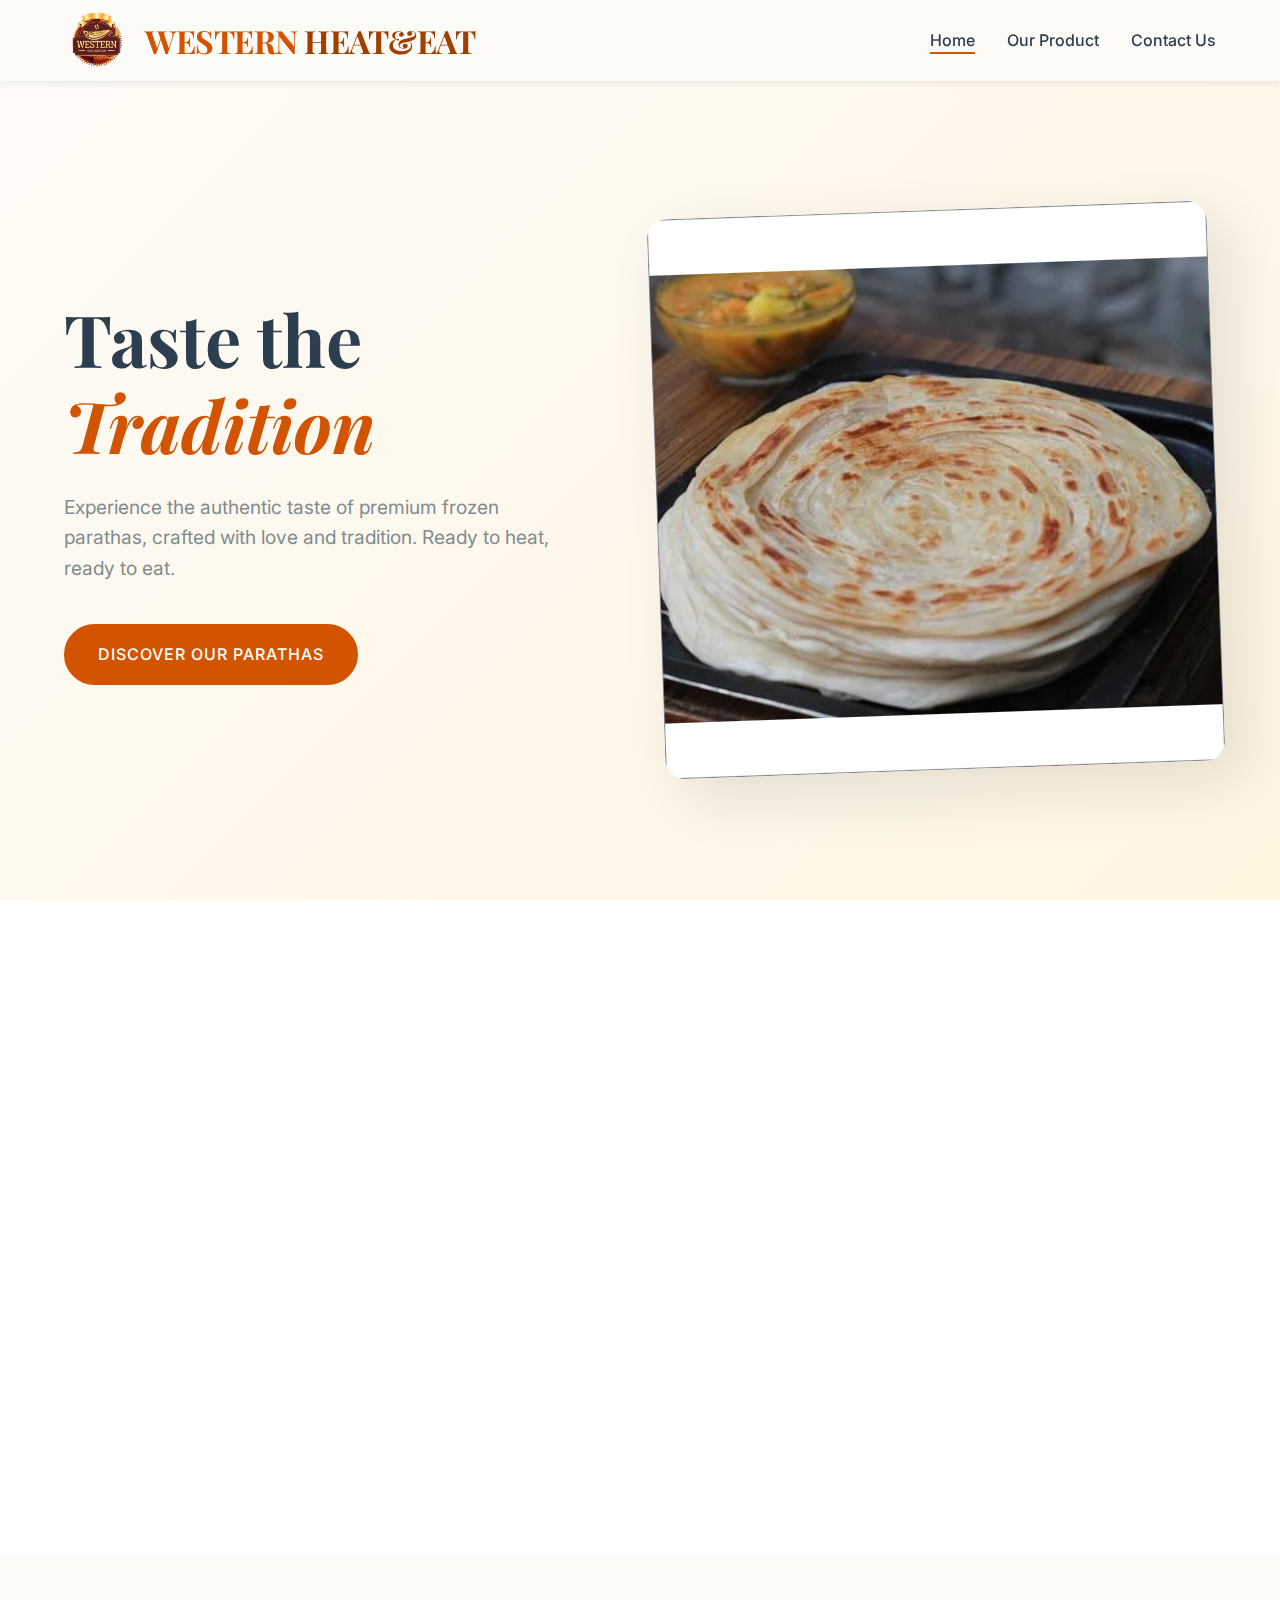
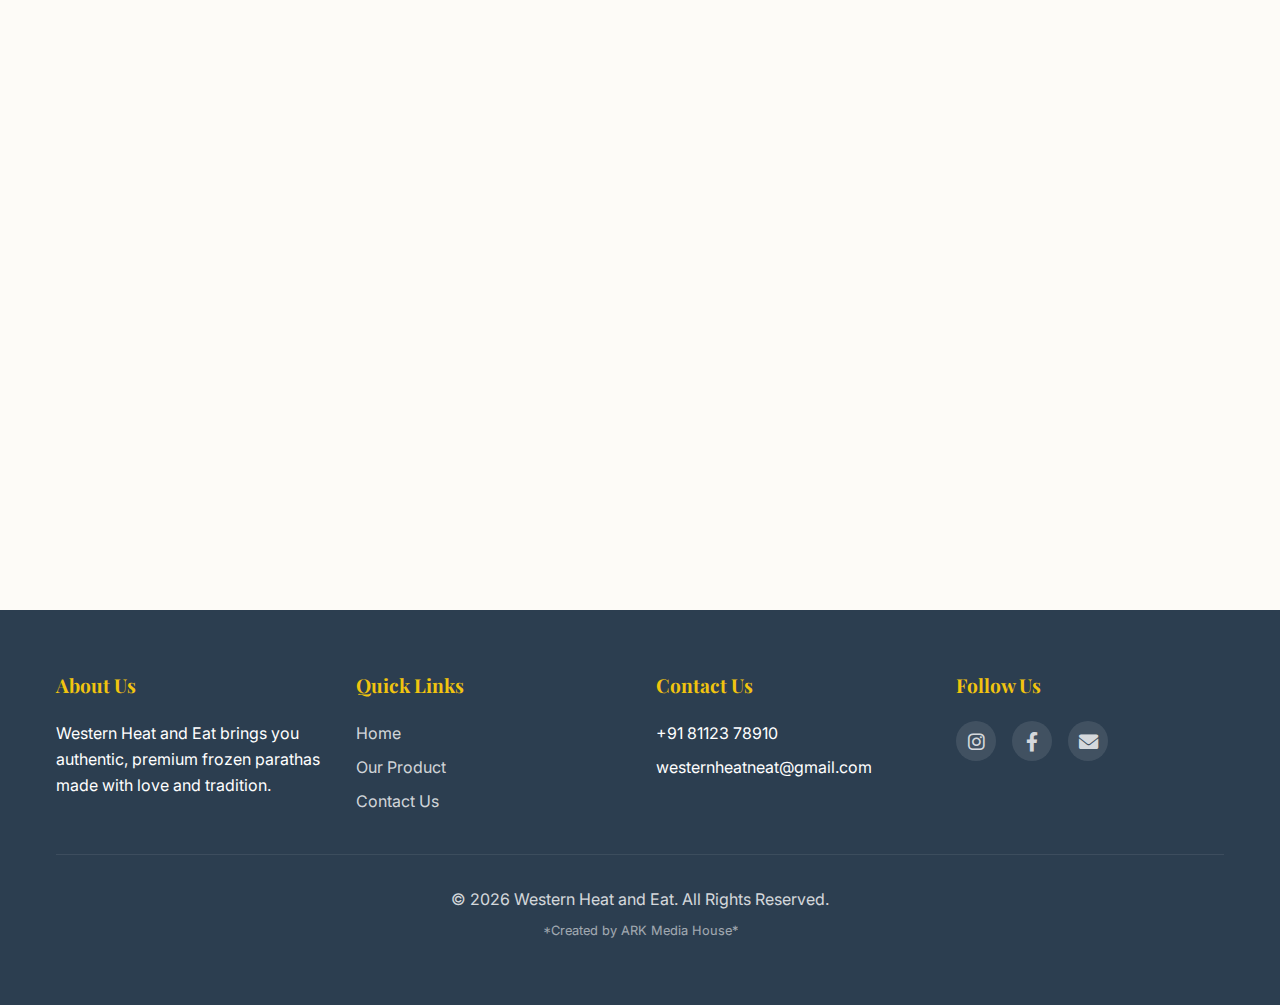
<file: index.html>
<!DOCTYPE html>
<html lang="en">

<head>
    <meta charset="UTF-8">
    <meta name="viewport" content="width=device-width, initial-scale=1.0">
    <meta name="description"
        content="Western Heat and Eat - Premium Frozen Parathas. Taste the tradition, feel the warmth.">
    <title>Western Heat and Eat | Home</title>
    <link rel="stylesheet" href="css/styles.css">
    <link rel="icon" type="image/png" href="assets/images/western_logo.png"> <!-- Provisional favicon -->
    <link rel="stylesheet" href="https://cdnjs.cloudflare.com/ajax/libs/font-awesome/6.0.0/css/all.min.css">
</head>

<body>

    <!-- Navigation -->
    <nav class="navbar">
        <a href="index.html" class="logo">
            <img src="assets/images/western_logo.png" alt="Western Heat and Eat Logo">
            <span>WESTERN <span style="color:var(--color-primary-dark)">HEAT&EAT</span></span>
        </a>

        <ul class="nav-links">
            <li><a href="index.html" class="active">Home</a></li>
            <li><a href="product.html">Our Product</a></li>
            <li><a href="contact.html">Contact Us</a></li>
        </ul>

        <div class="hamburger">
            <span class="bar"></span>
            <span class="bar"></span>
            <span class="bar"></span>
        </div>
    </nav>

    <!-- Hero Section -->
    <header class="hero-section" id="home">
        <div class="hero-content fade-in">
            <h1>Taste the <br><span>Tradition</span></h1>
            <p>Experience the authentic taste of premium frozen parathas, crafted with love and tradition. Ready to
                heat, ready to eat.</p>
            <a href="product.html" class="btn">Discover Our Parathas</a>
        </div>
        <div class="hero-image fade-in">
            <!-- Image path will be updated after moving generated assets -->
            <img src="Paratha.jpg" alt="Delicious Frozen Paratha">
        </div>
    </header>

    <!-- Story Section -->
    <section class="section story-section">
        <div class="container">
            <div class="story-grid">
                <div class="story-text fade-in">
                    <h2>Our Story</h2>
                    <p>At Western Heat and Eat, our journey began with a simple passion: to bring the authentic,
                        home-cooked taste of traditional parathas to the modern world without compromising on quality or
                        flavor.</p>
                    <p>Born from generations of family recipes, we realized that fast-paced lifestyles often meant
                        sacrificing good food. We set out to change that. Our frozen parathas are not just food; they
                        are a bridge between tradition and convenience.</p>
                </div>
                <div class="story-visual fade-in">
                    <div class="visual-box">
                        <img src="rest.png">
                    </div>
                </div>
            </div>
        </div>
    </section>

    <!-- Mission Section -->
    <section class="section mission-section">
        <div class="container text-center">
            <h2 class="fade-in">Our Mission</h2>
            <div class="mission-cards">
                <div class="card fade-in">
                    <div class="icon">🌾</div>
                    <h3>Quality Ingredients</h3>
                    <p>We use only the finest wheat, pure ghee, and fresh locally sourced ingredients.</p>
                </div>
                <div class="card fade-in">
                    <div class="icon">❤️</div>
                    <h3>Authentic Taste</h3>
                    <p>Preserving the traditional flaky texture and rich aroma in every bite.</p>
                </div>
                <div class="card fade-in">
                    <div class="icon">🌍</div>
                    <h3>Global Reach</h3>
                    <p>Serving our warmth and deliciousness to customers across continents.</p>
                </div>
            </div>
        </div>
    </section>

    <footer>
        <div class="container">
            <div class="footer-content">
                <div class="footer-section">
                    <h4>About Us</h4>
                    <p>Western Heat and Eat brings you authentic, premium frozen parathas made with love and tradition.
                    </p>
                </div>
                <div class="footer-section">
                    <h4>Quick Links</h4>
                    <ul>
                        <li><a href="index.html">Home</a></li>
                        <li><a href="product.html">Our Product</a></li>
                        <li><a href="contact.html">Contact Us</a></li>
                    </ul>
                </div>
                <div class="footer-section">
                    <h4>Contact Us</h4>
                    <p style="margin-bottom: 0.5rem;">+91 81123 78910</p>
                    <p>westernheatneat@gmail.com</p>
                </div>
                <div class="footer-section">
                    <h4>Follow Us</h4>
                    <div class="social-links">
                        <a href="https://www.instagram.com/western_seekh_paratha/" target="_blank"><i
                                class="fab fa-instagram"></i></a>
                        <a href="https://www.facebook.com/profile.php?id=100058535401259" target="_blank"><i
                                class="fab fa-facebook-f"></i></a>
                        <a href="mailto:westernheatneat@gmail.com"><i class="fas fa-envelope"></i></a>
                    </div>
                </div>
            </div>
            <div class="footer-bottom">
                <p>&copy; 2026 Western Heat and Eat. All Rights Reserved.</p>
                <p style="font-size: 0.8rem; margin-top: 0.5rem; opacity: 0.7;">*Created by ARK Media House*</p>
            </div>
        </div>
    </footer>

    <script src="js/script.js"></script>

    <!-- Inline Styles for specific page layouts if needed, kept minimal as main styles are in css file -->
    <style>
        .hero-section {
            display: flex;
            align-items: center;
            justify-content: space-between;
            min-height: 100vh;
            padding: 80px 5% 0;
            background: linear-gradient(135deg, #FDFBF7 0%, #FFF5E1 100%);
            overflow: hidden;
        }

        .hero-content {
            flex: 1;
            padding-right: 2rem;
            z-index: 2;
        }

        .hero-content h1 {
            font-size: 4.5rem;
            margin-bottom: 1.5rem;
            color: var(--color-secondary);
        }

        .hero-content h1 span {
            color: var(--color-primary);
            font-style: italic;
            /* Playful touch */
        }

        .hero-content p {
            font-size: 1.2rem;
            color: var(--color-text-light);
            margin-bottom: 2.5rem;
            max-width: 500px;
        }

        .hero-image {
            flex: 1;
            position: relative;
        }

        .hero-image img {
            width: 100%;
            height: auto;
            border-radius: 20px;
            /* Soft edges */
            box-shadow: 20px 20px 60px rgba(0, 0, 0, 0.1);
            transform: rotate(-2deg);
            /* Dynamic angle */
            transition: transform 0.5s ease;
        }

        .hero-image:hover img {
            transform: rotate(0deg) scale(1.02);
        }

        .story-section {
            background-color: #fff;
        }

        .story-grid {
            display: grid;
            grid-template-columns: 1fr 1fr;
            gap: 4rem;
            align-items: center;
        }

        .story-text h2 {
            margin-bottom: 1.5rem;
            font-size: 2.5rem;
        }

        .story-text p {
            margin-bottom: 1rem;
            font-size: 1.1rem;
            color: #555;
        }

        .story-visual {
            background-color: var(--color-secondary);
            height: 400px;
            border-radius: 10px;
            display: flex;
            justify-content: center;
            align-items: center;
            color: white;
            position: relative;
        }

        .story-visual:before {
            content: '';
            position: absolute;
            top: -20px;
            right: -20px;
            border: 5px solid var(--color-primary);
            width: 100%;
            height: 100%;
            border-radius: 10px;
            z-index: 0;
        }

        .visual-box {
            z-index: 1;
            text-align: center;
        }

        .visual-box h3 {
            color: var(--color-accent);
            font-size: 2.5rem;
        }

        .mission-section {
            background-color: var(--color-background);
        }

        .mission-section h2 {
            margin-bottom: 3rem;
            font-size: 2.5rem;
        }

        .mission-cards {
            display: grid;
            grid-template-columns: repeat(auto-fit, minmax(250px, 1fr));
            gap: 2rem;
        }

        .card {
            background: white;
            padding: 2.5rem;
            border-radius: 15px;
            box-shadow: var(--shadow-sm);
            transition: var(--transition);
        }

        .card:hover {
            transform: translateY(-10px);
            box-shadow: var(--shadow-md);
        }

        .card .icon {
            font-size: 3rem;
            margin-bottom: 1.5rem;
        }

        .card h3 {
            margin-bottom: 1rem;
            font-size: 1.5rem;
        }

        @media (max-width: 768px) {
            .hero-section {
                flex-direction: column;
                text-align: center;
                padding-top: 120px;
                /* Space for fixed nav */
            }

            .hero-content {
                padding-right: 0;
                margin-bottom: 3rem;
            }

            .hero-content h1 {
                font-size: 3rem;
            }

            .hero-content p {
                margin: 0 auto 2rem;
            }

            .story-grid {
                grid-template-columns: 1fr;
            }
        }
    </style>
</body>

</html>
</file>
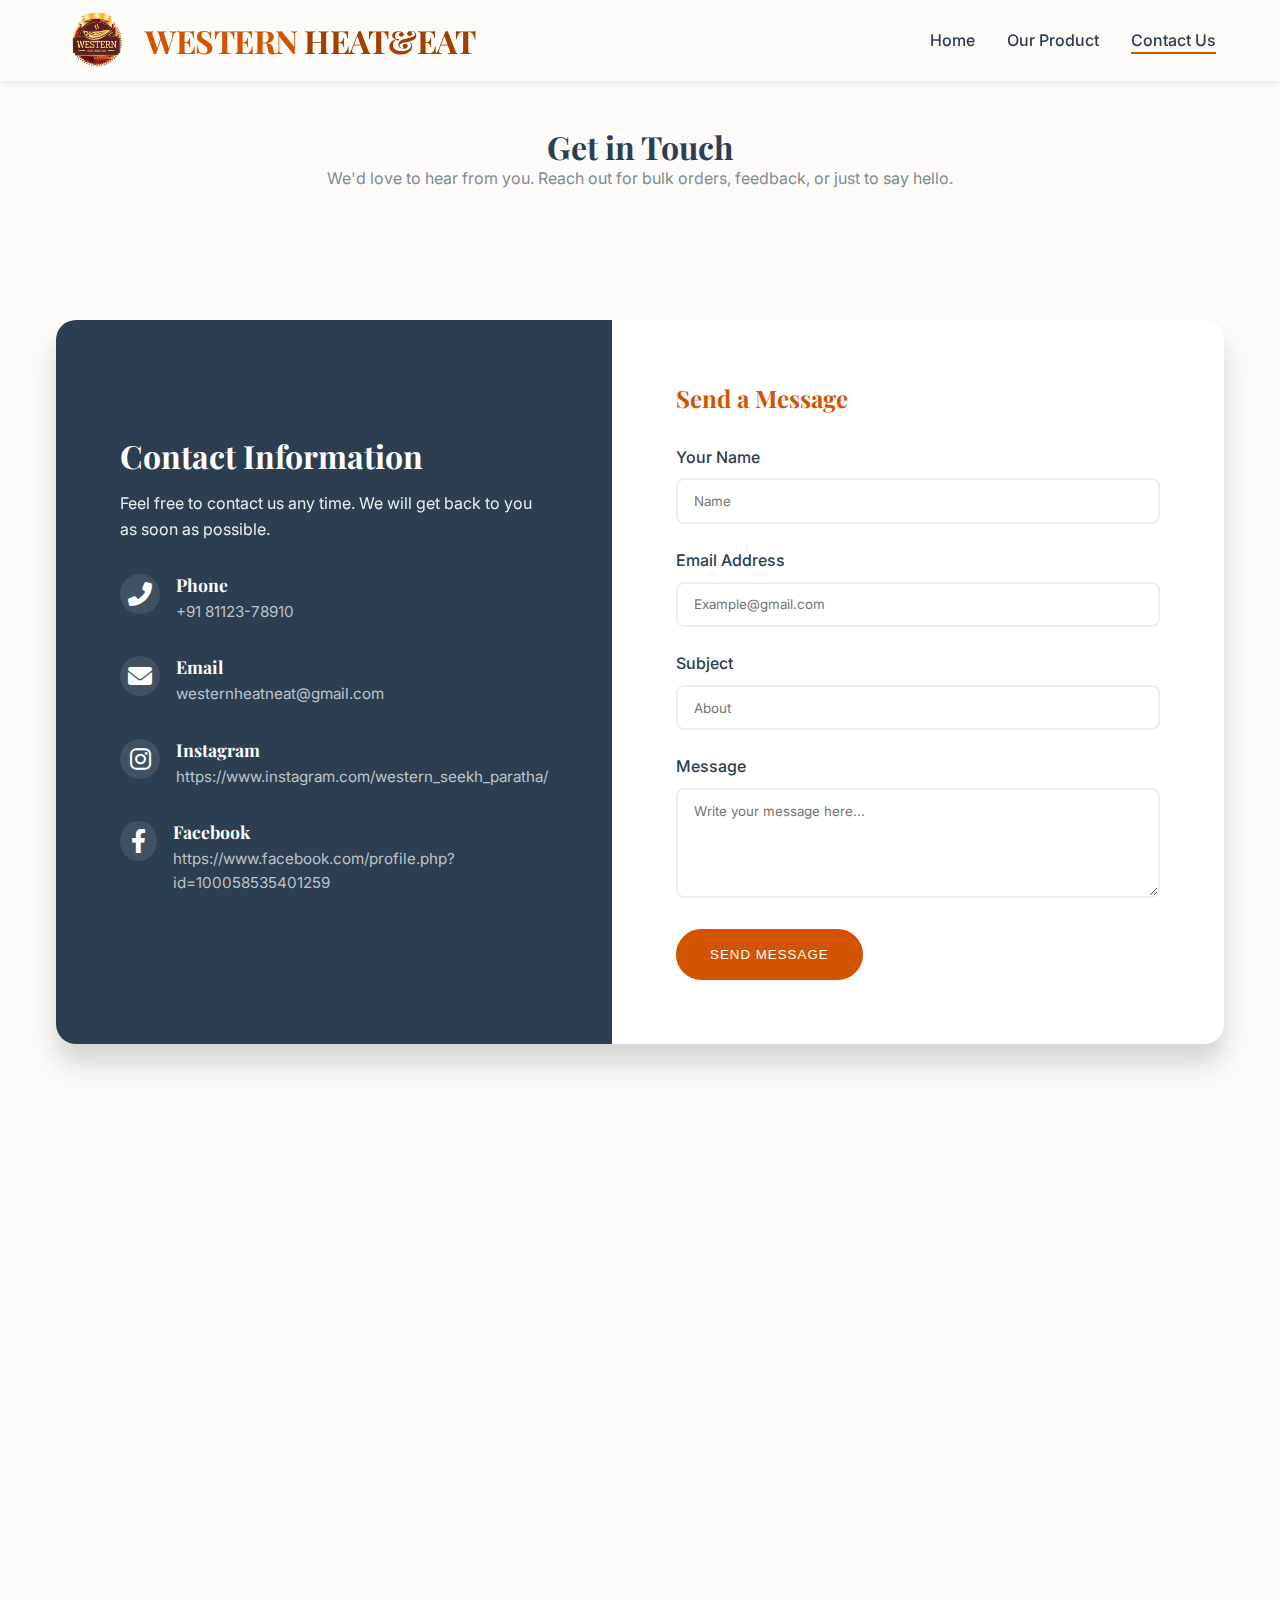
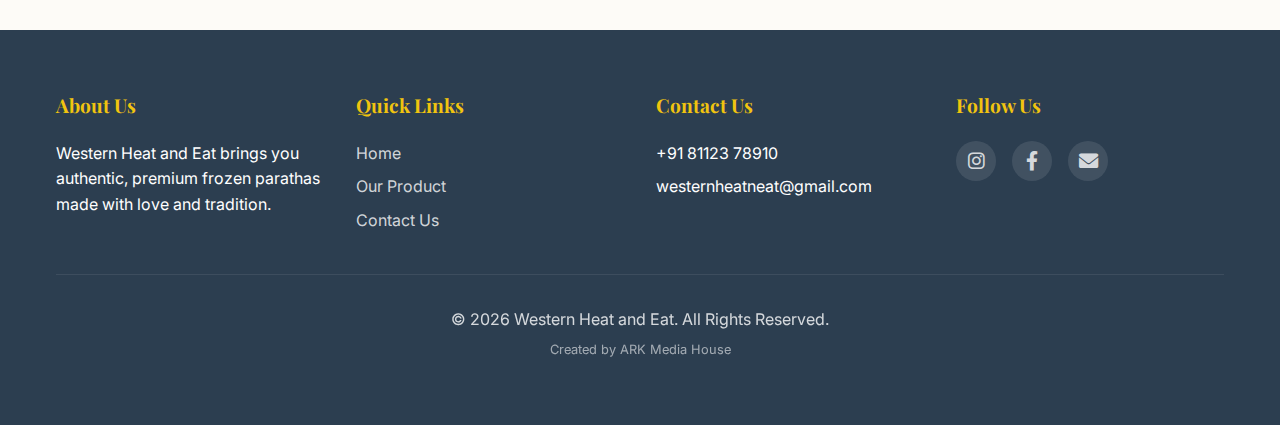
<file: contact.html>
<!DOCTYPE html>
<html lang="en">

<head>
    <meta charset="UTF-8">
    <meta name="viewport" content="width=device-width, initial-scale=1.0">
    <meta name="description" content="Contact Western Heat and Eat. Get in touch for orders and inquiries.">
    <title>Western Heat and Eat | Contact</title>
    <link rel="stylesheet" href="css/styles.css">
    <link rel="icon" type="image/png" href="assets/images/western_logo.png">
    <link rel="stylesheet" href="https://cdnjs.cloudflare.com/ajax/libs/font-awesome/6.0.0/css/all.min.css">
</head>

<body>

    <!-- Navigation -->
    <nav class="navbar">
        <a href="index.html" class="logo">
            <img src="assets/images/western_logo.png" alt="Western Heat and Eat Logo">
            <span>WESTERN <span style="color:var(--color-primary-dark)">HEAT&EAT</span></span>
        </a>

        <ul class="nav-links">
            <li><a href="index.html">Home</a></li>
            <li><a href="product.html">Our Product</a></li>
            <li><a href="contact.html" class="active">Contact Us</a></li>
        </ul>

        <div class="hamburger">
            <span class="bar"></span>
            <span class="bar"></span>
            <span class="bar"></span>
        </div>
    </nav>

    <!-- Header -->
    <header class="page-header section text-center">
        <div class="container fade-in">
            <h1>Get in Touch</h1>
            <p style="color:var(--color-text-light);">We'd love to hear from you. Reach out for bulk orders, feedback,
                or just to say hello.</p>
        </div>
    </header>

    <!-- Contact Section -->
    <section class="section contact-section" style="padding-top: 0;">
        <div class="container">
            <div class="contact-wrapper">

                <!-- Contact Info -->
                <div class="contact-info fade-in">
                    <h2>Contact Information</h2>
                    <p style="margin-bottom: 2rem; opacity: 0.9;">Feel free to contact us any time. We will get back to
                        you as soon as possible.</p>

                    <a href="tel: +9181-123-78910" class="info-item-link">
                        <div class="info-item">
                            <span class="icon"><i class="fas fa-phone-alt"></i></span>
                            <div>
                                <h4>Phone</h4>
                                <p>+91 81123-78910</p>
                            </div>
                        </div>
                    </a>

                    <a href=" westernheatneat@gmail.com" class="info-item-link">
                        <div class="info-item">
                            <span class="icon"><i class="fas fa-envelope"></i></span>
                            <div>
                                <h4>Email</h4>
                                <p> westernheatneat@gmail.com</p>
                            </div>
                        </div>
                    </a>

                    <a href="https://www.instagram.com/western_seekh_paratha/" target="_blank" class="info-item-link">
                        <div class="info-item">
                            <span class="icon"><i class="fab fa-instagram"></i></span>
                            <div>
                                <h4>Instagram</h4>
                                <p>https://www.instagram.com/western_seekh_paratha/</p>
                            </div>
                        </div>
                    </a>

                    <a href="https://www.facebook.com/profile.php?id=100058535401259" target="_blank"
                        class="info-item-link">
                        <div class="info-item">
                            <span class="icon"><i class="fab fa-facebook-f"></i></span>
                            <div>
                                <h4>Facebook</h4>
                                <p> https://www.facebook.com/profile.php?id=100058535401259</p>
                            </div>
                        </div>
                    </a>
                </div>

                <!-- Contact Form -->
                <form action="https://formspree.io/f/xaqoaynr" method="POST" class="contact-form fade-in">
                    <h2>Send a Message</h2>

                    <div class="form-group">
                        <label for="name">Your Name</label>
                        <input type="text" id="name" name="name" placeholder="Name" required>
                    </div>

                    <div class="form-group">
                        <label for="email">Email Address</label>
                        <input type="email" id="email" name="email" placeholder="Example@gmail.com" required>
                    </div>

                    <div class="form-group">
                        <label for="subject">Subject</label>
                        <input type="text" id="subject" name="subject" placeholder="About">
                    </div>

                    <div class="form-group">
                        <label for="message">Message</label>
                        <textarea id="message" name="message" rows="5" placeholder="Write your message here..."
                            required></textarea>
                    </div>

                    <button type="submit" class="btn">Send Message</button>
                    <!-- Form powered by Formspree.io -->
                </form>

            </div>
        </div>
    </section>

    <!-- Map Section -->
    <section class="section map-section" style="padding: 0;">
        <iframe src="https://maps.google.com/maps?q=21.1970835,72.8211919&t=&z=15&ie=UTF8&iwloc=&output=embed"
            width="100%" height="450" style="border:0; filter: grayscale(20%) contrast(1.2);" allowfullscreen=""
            loading="lazy" referrerpolicy="no-referrer-when-downgrade"></iframe>
    </section>

    <footer>
        <div class="container">
            <div class="footer-content">
                <div class="footer-section">
                    <h4>About Us</h4>
                    <p>Western Heat and Eat brings you authentic, premium frozen parathas made with love and tradition.
                    </p>
                </div>
                <div class="footer-section">
                    <h4>Quick Links</h4>
                    <ul>
                        <li><a href="index.html">Home</a></li>
                        <li><a href="product.html">Our Product</a></li>
                        <li><a href="contact.html">Contact Us</a></li>
                    </ul>
                </div>
                <div class="footer-section">
                    <h4>Contact Us</h4>
                    <p style="margin-bottom: 0.5rem;">+91 81123 78910</p>
                    <p>westernheatneat@gmail.com</p>
                </div>
                <div class="footer-section">
                    <h4>Follow Us</h4>
                    <div class="social-links">
                        <a href="https://www.instagram.com/western_seekh_paratha/" target="_blank"><i
                                class="fab fa-instagram"></i></a>
                        <a href="https://www.facebook.com/profile.php?id=100058535401259" target="_blank"><i
                                class="fab fa-facebook-f"></i></a>
                        <a href="mail to : [westernheatneat@gmail.com]"><i class="fas fa-envelope"></i></a>
                    </div>
                </div>
            </div>
            <div class="footer-bottom">
                <p>&copy; 2026 Western Heat and Eat. All Rights Reserved.</p>
                <p style="font-size: 0.8rem; margin-top: 0.5rem; opacity: 0.7;">Created by ARK Media House</p>
            </div>
        </div>
    </footer>

    <script src="js/script.js"></script>
    <script>
        // Clear form when user returns to the page (e.g. from Thank You page)
        window.addEventListener('pageshow', function (event) {
            var form = document.querySelector('.contact-form');
            if (form) {
                form.reset();
            }
        });
    </script>

    <style>
        .contact-wrapper {
            display: grid;
            grid-template-columns: 1fr 1.5fr;
            gap: 0;
            box-shadow: var(--shadow-lg);
            border-radius: 20px;
            overflow: hidden;
            background: white;
        }

        .contact-info {
            background-color: var(--color-secondary);
            color: white;
            padding: 4rem;
            display: flex;
            flex-direction: column;
            justify-content: center;
        }

        .contact-info h2 {
            color: white;
            font-size: 2rem;
            margin-bottom: 1rem;
        }

        .info-item-link {
            text-decoration: none;
            color: inherit;
            display: block;
            transition: transform 0.2s ease;
        }

        .info-item-link:hover {
            transform: translateX(10px);
        }

        .info-item {
            display: flex;
            align-items: flex-start;
            margin-bottom: 2rem;
        }

        .info-item .icon {
            font-size: 1.5rem;
            margin-right: 1rem;
            background: rgba(255, 255, 255, 0.1);
            padding: 0.5rem;
            border-radius: 50%;
            width: 40px;
            height: 40px;
            display: flex;
            align-items: center;
            justify-content: center;
        }

        .info-item h4 {
            color: white;
            margin-bottom: 0.3rem;
            font-size: 1.1rem;
        }

        .info-item p {
            color: rgba(255, 255, 255, 0.7);
            font-size: 0.95rem;
        }

        .contact-form {
            padding: 4rem;
        }

        .contact-form h2 {
            color: var(--color-primary);
            margin-bottom: 2rem;
        }

        .form-group {
            margin-bottom: 1.5rem;
        }

        .form-group label {
            display: block;
            margin-bottom: 0.5rem;
            font-weight: 500;
            color: var(--color-secondary);
        }

        .form-group input,
        .form-group textarea {
            width: 100%;
            padding: 0.8rem 1rem;
            border: 2px solid #eee;
            border-radius: 8px;
            font-family: var(--font-body);
            transition: var(--transition);
        }

        .form-group input:focus,
        .form-group textarea:focus {
            outline: none;
            border-color: var(--color-primary);
        }

        @media (max-width: 768px) {
            .contact-wrapper {
                grid-template-columns: 1fr;
            }

            .contact-info,
            .contact-form {
                padding: 2rem;
            }
        }
    </style>
</body>

</html>
</file>
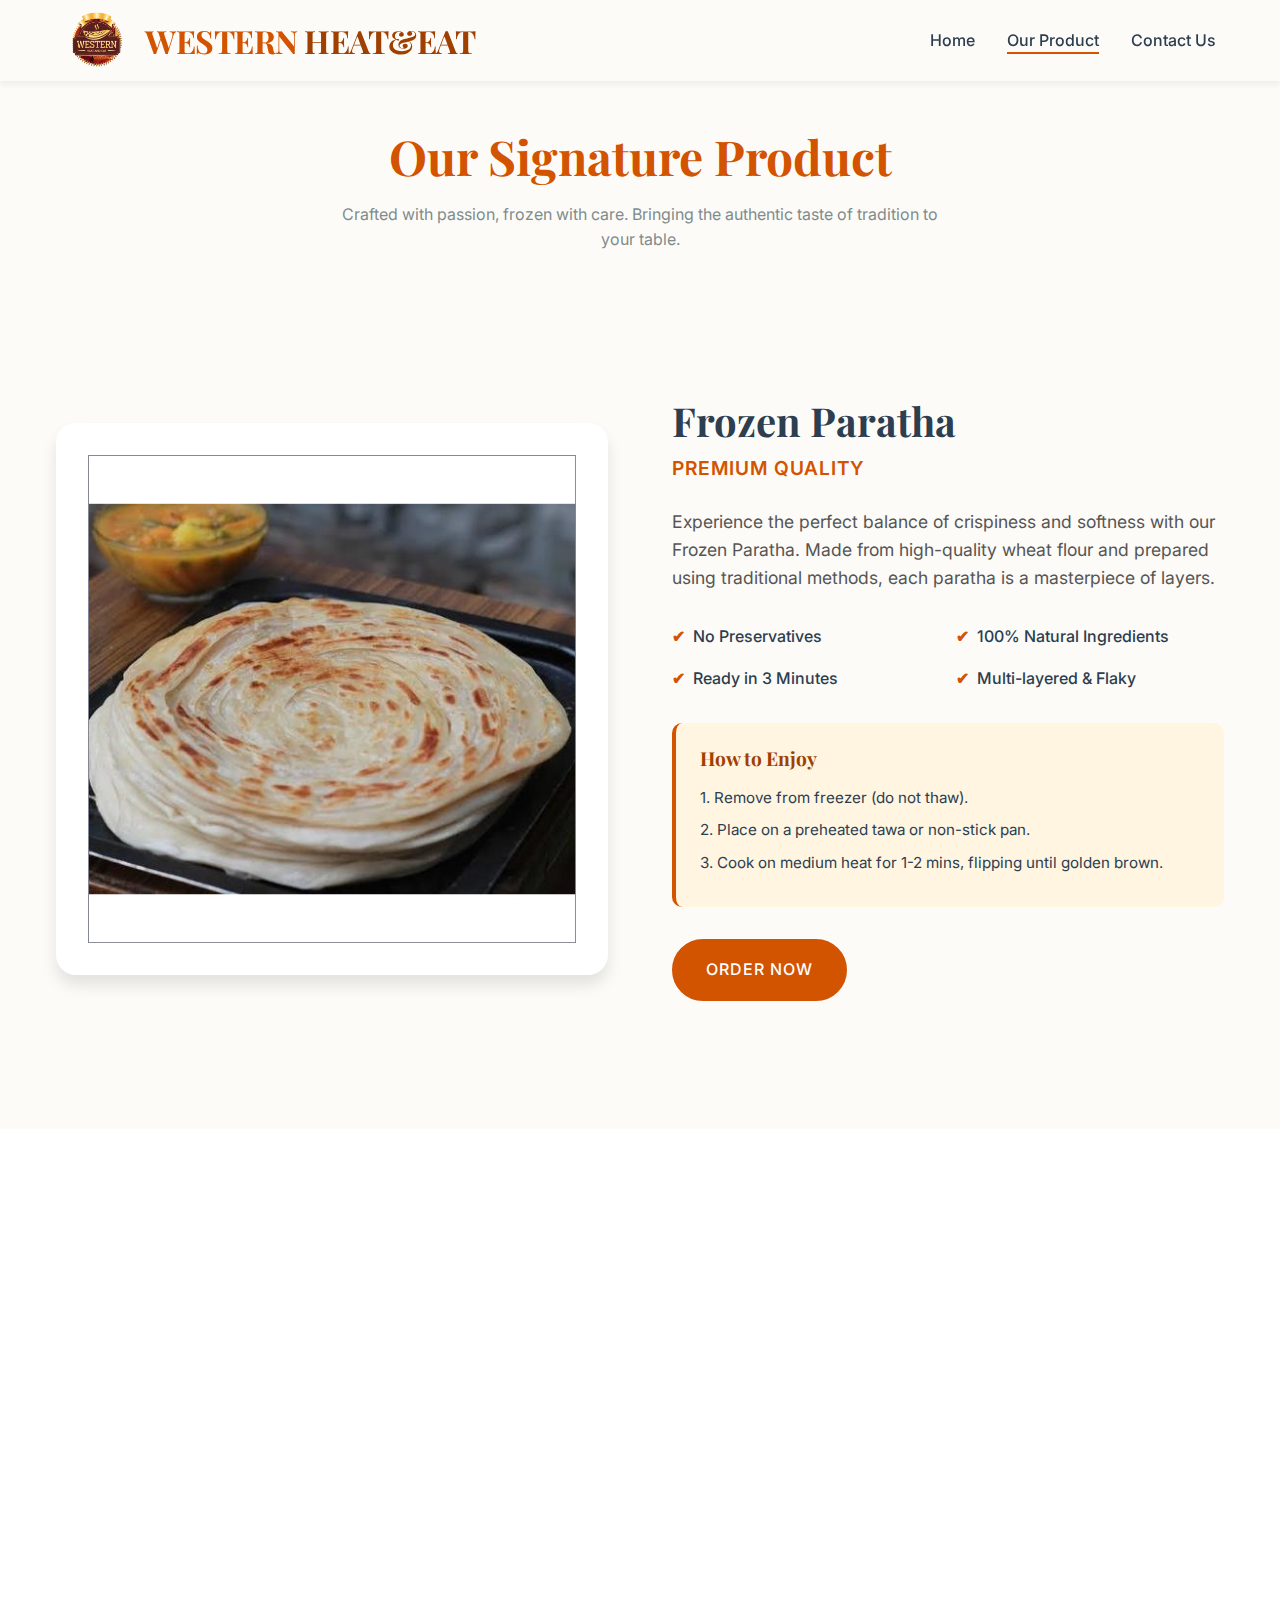
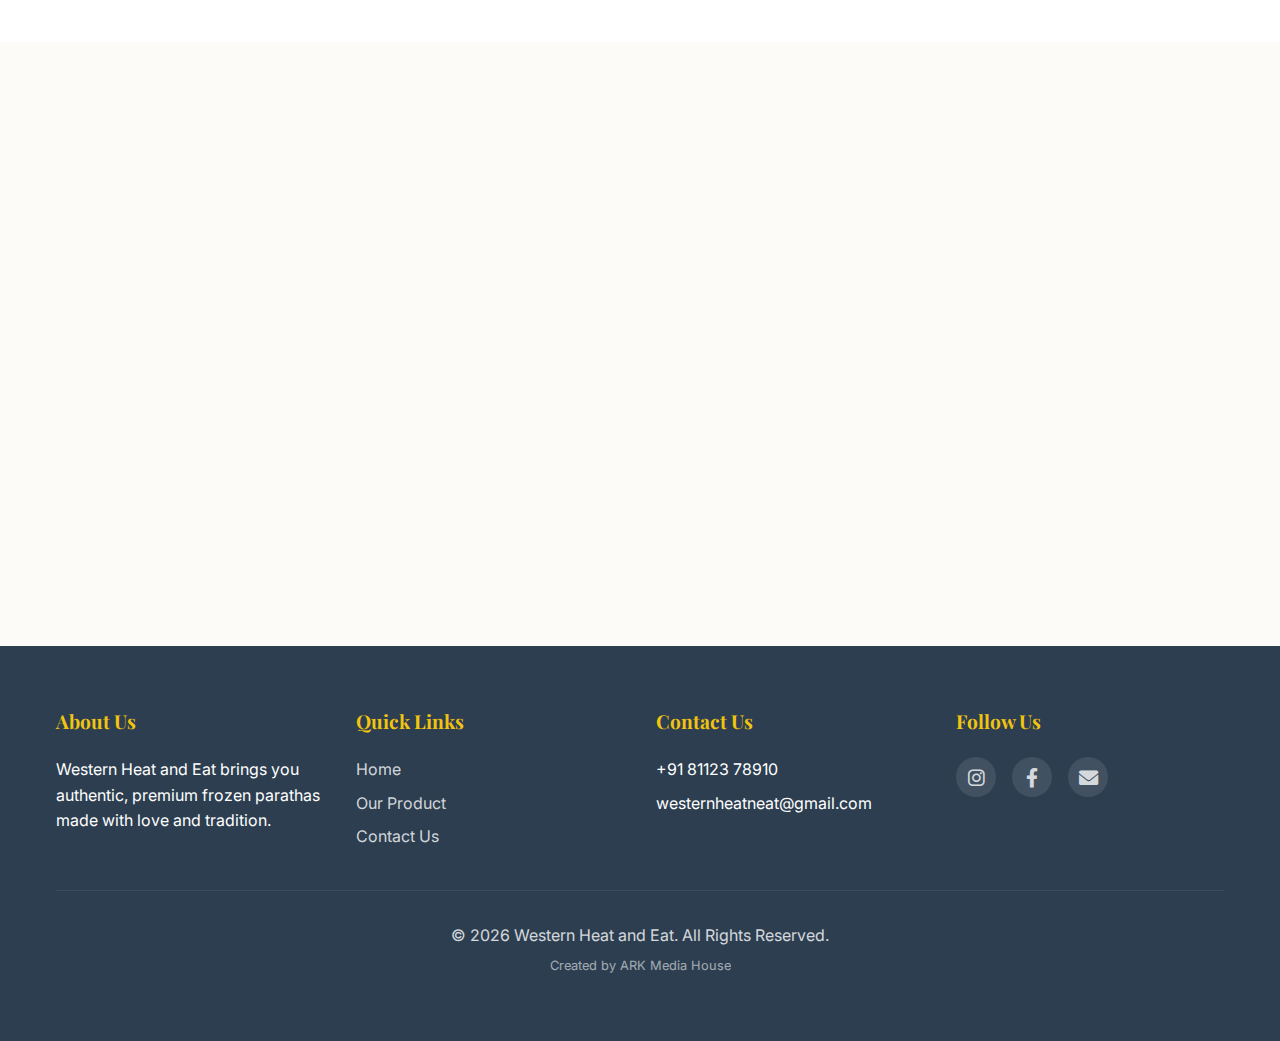
<file: product.html>
<!DOCTYPE html>
<html lang="en">

<head>
    <meta charset="UTF-8">
    <meta name="viewport" content="width=device-width, initial-scale=1.0">
    <meta name="description"
        content="Our Premium Frozen Paratha - Western Heat and Eat. Flaky, delicious, and ready in minutes.">
    <title>Western Heat and Eat | Product</title>
    <link rel="stylesheet" href="css/styles.css">
    <link rel="icon" type="image/png" href="assets/images/western_logo.png">
    <link rel="stylesheet" href="https://cdnjs.cloudflare.com/ajax/libs/font-awesome/6.0.0/css/all.min.css">
</head>

<body>

    <!-- Navigation -->
    <nav class="navbar">
        <a href="index.html" class="logo">
            <img src="assets/images/western_logo.png" alt="Western Heat and Eat Logo">
            <span>WESTERN <span style="color:var(--color-primary-dark)">HEAT&EAT</span></span>
        </a>

        <ul class="nav-links">
            <li><a href="index.html">Home</a></li>
            <li><a href="product.html" class="active">Our Product</a></li>
            <li><a href="contact.html">Contact Us</a></li>
        </ul>

        <div class="hamburger">
            <span class="bar"></span>
            <span class="bar"></span>
            <span class="bar"></span>
        </div>
    </nav>

    <!-- Product Header -->
    <header class="page-header section">
        <div class="container text-center fade-in">
            <h1>Our Signature Product</h1>
            <p style="color:var(--color-text-light); max-width:600px; margin: 1rem auto;">Crafted with passion, frozen
                with care. Bringing the authentic taste of tradition to your table.</p>
        </div>
    </header>

    <!-- Product Details Section -->
    <section class="section product-detail" style="padding-top: 0;">
        <div class="container">
            <div class="product-grid">
                <div class="product-image fade-in">
                    <!-- Image path will be updated after moving generated assets -->
                    <img src="Paratha.jpg" alt="Western Heat and Eat Frozen Paratha Packaging">
                </div>
                <div class="product-info fade-in">
                    <h2>Frozen Paratha</h2>
                    <div class="price">Premium Quality</div>
                    <p class="description">Experience the perfect balance of crispiness and softness with our Frozen
                        Paratha. Made from high-quality wheat flour and prepared using traditional methods, each paratha
                        is a masterpiece of layers.</p>

                    <ul class="features">
                        <li><span>✔</span> No Preservatives</li>
                        <li><span>✔</span> 100% Natural Ingredients</li>
                        <li><span>✔</span> Ready in 3 Minutes</li>
                        <li><span>✔</span> Multi-layered & Flaky</li>
                    </ul>

                    <div class="cooking-instructions">
                        <h3>How to Enjoy</h3>
                        <p>1. Remove from freezer (do not thaw).</p>
                        <p>2. Place on a preheated tawa or non-stick pan.</p>
                        <p>3. Cook on medium heat for 1-2 mins, flipping until golden brown.</p>
                    </div>

                    <a href="contact.html" class="btn">Order Now</a>
                </div>
            </div>
        </div>
    </section>

    <!-- Global Branches Section -->
    <!-- Variants Section -->
    <section class="section" style="background-color: #fff; padding-top: 4rem; padding-bottom: 2rem;">
        <div class="container text-center">
            <h2 class="fade-in" style="margin-bottom: 3rem;">Variants of our Parathas</h2>

            <div class="branches-grid">
                <a href="contact.html" class="branch-card fade-in" style="text-decoration: none;">
                    <img src="Lachha.png" alt="Lachha Paratha">
                    <h3>Lachha Paratha</h3>
                    <p>Flaky Multi-Layered</p>
                </a>
                <a href="contact.html" class="branch-card fade-in" style="text-decoration: none;">
                    <img src="Gehu.png" alt="Wheat Paratha">
                    <h3>Wheat (Gehu) Paratha</h3>
                    <p>Wholesome & Nutritious</p>
                </a>
                <a href="contact.html" class="branch-card fade-in" style="text-decoration: none;">
                    <img src="Til.png" alt="Til Kothmir Paratha">
                    <h3>Til Kothmir Paratha</h3>
                    <p>Sesame & Coriander</p>
                </a>
            </div>
        </div>
    </section>


    <!-- Global Branches Section -->
    <!-- Global Branches Section -->
    <section class="section branches-section" style="background-color: var(--color-background); padding-top: 2rem;">
        <div class="container text-center">
            <h2 class="fade-in">Try our other Shops</h2>
            <p class="fade-in" style="margin-bottom: 3rem; color:var(--color-text-light);">Bringing warmth to the world,
                one branch at a time.</p>

            <div class="branches-grid">
                <a href="contact.html" class="branch-card fade-in" style="text-decoration: none;">
                    <img src="Main logo.png" alt="Western Heat&Eat">
                    <h3>WESTERN HEAT & EAT</h3>
                    <p></p>
                </a>
                <!-- Dubai and New York logos will be updated once generated and moved -->
                <a href="contact.html" class="branch-card fade-in" style="text-decoration: none;">
                    <img src="Seekh Paratha.png" alt="Western Seekh Paratha">
                    <h3>WESTERN SEEKH PARATHA</h3>
                    <p></p>
                </a>
                <a href="contact.html" class="branch-card fade-in" style="text-decoration: none;">
                    <img src="Western Spices Logo.png" alt="western Spices">
                    <h3>WESTERN SPICES</h3>
                    <p></p>
                </a>
            </div>
        </div>
    </section>

    <footer>
        <div class="container">
            <div class="footer-content">
                <div class="footer-section">
                    <h4>About Us</h4>
                    <p>Western Heat and Eat brings you authentic, premium frozen parathas made with love and tradition.
                    </p>
                </div>
                <div class="footer-section">
                    <h4>Quick Links</h4>
                    <ul>
                        <li><a href="index.html">Home</a></li>
                        <li><a href="product.html">Our Product</a></li>
                        <li><a href="contact.html">Contact Us</a></li>
                    </ul>
                </div>
                <div class="footer-section">
                    <h4>Contact Us</h4>
                    <p style="margin-bottom: 0.5rem;">+91 81123 78910</p>
                    <p>westernheatneat@gmail.com</p>
                </div>
                <div class="footer-section">
                    <h4>Follow Us</h4>
                    <div class="social-links">
                        <a href="https://www.instagram.com/western_seekh_paratha/" target="_blank"><i
                                class="fab fa-instagram"></i></a>
                        <a href="https://www.facebook.com/profile.php?id=100058535401259" target="_blank"><i
                                class="fab fa-facebook-f"></i></a>
                        <a href="mailto:westernheatneat@gmail.com"><i class="fas fa-envelope"></i></a>
                    </div>
                </div>
            </div>
            <div class="footer-bottom">
                <p>&copy; 2026 Western Heat and Eat. All Rights Reserved.</p>
                <p style="font-size: 0.8rem; margin-top: 0.5rem; opacity: 0.7;">Created by ARK Media House</p>
            </div>
        </div>
    </footer>

    <script src="js/script.js"></script>

    <style>
        .page-header h1 {
            font-size: 3rem;
            color: var(--color-primary);
        }

        .product-grid {
            display: grid;
            grid-template-columns: 1fr 1fr;
            gap: 4rem;
            align-items: center;
        }

        .product-image {
            background-color: white;
            padding: 2rem;
            border-radius: 20px;
            box-shadow: var(--shadow-md);
            text-align: center;
        }

        .product-image img {
            max-height: 500px;
            margin: 0 auto;
        }

        .product-info h2 {
            font-size: 2.5rem;
            margin-bottom: 0.5rem;
            color: var(--color-secondary);
        }

        .price {
            font-size: 1.2rem;
            color: var(--color-primary);
            font-weight: 600;
            margin-bottom: 1.5rem;
            text-transform: uppercase;
            letter-spacing: 1px;
        }

        .description {
            margin-bottom: 2rem;
            color: #555;
            font-size: 1.1rem;
        }

        .features {
            margin-bottom: 2rem;
            display: grid;
            grid-template-columns: 1fr 1fr;
            gap: 1rem;
        }

        .features li {
            font-weight: 500;
            display: flex;
            align-items: center;
            gap: 0.5rem;
        }

        .features span {
            color: var(--color-primary);
            font-weight: bold;
        }

        .cooking-instructions {
            background-color: #FFF5E1;
            padding: 1.5rem;
            border-radius: 10px;
            margin-bottom: 2rem;
            border-left: 4px solid var(--color-primary);
        }

        .cooking-instructions h3 {
            font-size: 1.2rem;
            margin-bottom: 1rem;
            color: var(--color-primary-dark);
        }

        .cooking-instructions p {
            font-size: 0.95rem;
            margin-bottom: 0.5rem;
            color: var(--color-secondary);
        }

        .branches-grid {
            display: flex;
            justify-content: center;
            flex-wrap: wrap;
            gap: 3rem;
        }

        .branch-card {
            background: white;
            padding: 2rem;
            border-radius: 15px;
            box-shadow: var(--shadow-sm);
            width: 100%;
            max-width: 350px;
            transition: all 0.2s ease;
            /* Faster transition for button-like feel */
            text-align: center;
            display: block;
            /* Ensure anchor behaves like block */
            cursor: pointer;
        }

        .branch-card:hover {
            transform: translateY(-5px);
            box-shadow: 0 10px 25px rgba(0, 0, 0, 0.15);
            /* Stronger shadow on hover */
        }

        .branch-card:active {
            transform: translateY(0) scale(0.98);
            /* Press effect */
            box-shadow: 0 2px 10px rgba(0, 0, 0, 0.1);
            /* Reduced shadow on press */
        }

        .branch-card img {
            width: 250px;
            height: 200px;
            object-fit: contain;
            margin: 0 auto 1.5rem;
        }

        .branch-card h3 {
            font-size: 1.4rem;
            color: var(--color-secondary);
        }

        /* Mobile Adjustments */
        @media (max-width: 768px) {
            .product-grid {
                grid-template-columns: 1fr;
                gap: 2rem;
            }

            .product-image img {
                max-height: 300px;
            }
        }
    </style>
</body>

</html>
</file>
<file: css/styles.css>
/* Western Heat & Eat - Premium Design System */
@import url('https://fonts.googleapis.com/css2?family=Playfair+Display:ital,wght@0,400;0,700;1,400&family=Inter:wght@300;400;500;600&display=swap');

:root {
    /* Color Palette */
    --color-primary: #D35400;
    /* Deep Orange/Rust - Warm & Appetizing */
    --color-primary-dark: #A04000;
    --color-secondary: #2C3E50;
    /* Dark Slate - Contrast & Premium */
    --color-accent: #F1C40F;
    /* Golden Yellow - Highlight */
    --color-background: #FDFBF7;
    /* Off-white/Cream - Clean Base */
    --color-text: #2C3E50;
    --color-text-light: #7F8C8D;
    --color-white: #FFFFFF;

    /* Spacing */
    --spacing-xs: 0.5rem;
    --spacing-sm: 1rem;
    --spacing-md: 2rem;
    --spacing-lg: 4rem;
    --spacing-xl: 8rem;

    /* Typography */
    --font-heading: 'Playfair Display', serif;
    --font-body: 'Inter', sans-serif;

    /* Shadows & Effects */
    --shadow-sm: 0 4px 6px rgba(0, 0, 0, 0.05);
    --shadow-md: 0 10px 15px rgba(0, 0, 0, 0.1);
    --shadow-lg: 0 20px 25px rgba(0, 0, 0, 0.15);
    --transition: all 0.3s ease;
}

/* Reset & Base */
*,
*::before,
*::after {
    box-sizing: border-box;
    margin: 0;
    padding: 0;
}

body {
    font-family: var(--font-body);
    background-color: var(--color-background);
    color: var(--color-text);
    line-height: 1.6;
    overflow-x: hidden;
}

h1,
h2,
h3,
h4,
h5,
h6 {
    font-family: var(--font-heading);
    color: var(--color-secondary);
    line-height: 1.2;
}

a {
    text-decoration: none;
    color: inherit;
    transition: var(--transition);
}

img {
    max-width: 100%;
    display: block;
}

ul {
    list-style: none;
}

/* Utilities */
.container {
    max-width: 1200px;
    margin: 0 auto;
    padding: 0 var(--spacing-sm);
}

.btn {
    display: inline-block;
    padding: 1rem 2rem;
    background-color: var(--color-primary);
    color: var(--color-white);
    border-radius: 50px;
    font-weight: 500;
    text-transform: uppercase;
    letter-spacing: 1px;
    border: 2px solid var(--color-primary);
}

.btn:hover {
    background-color: transparent;
    color: var(--color-primary);
    transform: translateY(-2px);
}

.btn-secondary {
    background-color: transparent;
    border-color: var(--color-secondary);
    color: var(--color-secondary);
}

.btn-secondary:hover {
    background-color: var(--color-secondary);
    color: var(--color-white);
}

.section {
    padding: var(--spacing-xl) 0;
}

.text-center {
    text-align: center;
}

/* Navigation */
.navbar {
    display: flex;
    justify-content: space-between;
    align-items: center;
    padding: 0.5rem var(--spacing-lg);
    background-color: rgba(253, 251, 247, 0.95);
    position: fixed;
    width: 100%;
    top: 0;
    z-index: 1000;
    backdrop-filter: blur(10px);
    box-shadow: var(--shadow-sm);
}

.logo {
    display: flex;
    align-items: center;
    gap: 1rem;
    font-family: var(--font-heading);
    font-size: 2rem;
    font-weight: 700;
    color: var(--color-primary);
    letter-spacing: -0.5px;
}

.logo img {
    height: 65px;
    width: auto;
}

.nav-links {
    display: flex;
    gap: var(--spacing-md);
}

.nav-links a {
    font-weight: 500;
    color: var(--color-secondary);
    position: relative;
}

.nav-links a::after {
    content: '';
    position: absolute;
    width: 0;
    height: 2px;
    bottom: -4px;
    left: 0;
    background-color: var(--color-primary);
    transition: var(--transition);
}

.nav-links a:hover::after,
.nav-links a.active::after {
    width: 100%;
}

.hamburger {
    display: none;
    cursor: pointer;
}

.bar {
    display: block;
    width: 25px;
    height: 3px;
    margin: 5px auto;
    transition: all 0.3s ease-in-out;
    background-color: var(--color-secondary);
}

/* Mobile Nav */
@media (max-width: 768px) {
    .hamburger {
        display: block;
    }

    .hamburger.active .bar:nth-child(2) {
        opacity: 0;
    }

    .hamburger.active .bar:nth-child(1) {
        transform: translateY(8px) rotate(45deg);
    }

    .hamburger.active .bar:nth-child(3) {
        transform: translateY(-8px) rotate(-45deg);
    }

    .nav-links {
        position: fixed;
        left: -100%;
        top: 70px;
        /* Adjust based on navbar height */
        gap: 0;
        flex-direction: column;
        background-color: var(--color-background);
        width: 100%;
        text-align: center;
        transition: 0.3s;
        box-shadow: var(--shadow-md);
    }

    .nav-links.active {
        left: 0;
    }

    .nav-links li {
        margin: 16px 0;
    }

    .navbar {
        padding: var(--spacing-sm) var(--spacing-md);
    }
}

/* Animations */
.fade-in {
    opacity: 0;
    transform: translateY(20px);
    transition: opacity 0.6s ease-out, transform 0.6s ease-out;
}

.fade-in.visible {
    opacity: 1;
    transform: translateY(0);
}

/* Footer */
footer {
    background-color: var(--color-secondary);
    color: var(--color-white);
    padding: var(--spacing-lg) 0;
}

.footer-content {
    display: grid;
    grid-template-columns: repeat(auto-fit, minmax(250px, 1fr));
    gap: 2rem;
    margin-bottom: 2rem;
}

.footer-section h4 {
    color: var(--color-accent);
    margin-bottom: 1.5rem;
    font-size: 1.2rem;
}

.footer-section ul li {
    margin-bottom: 0.5rem;
}

.footer-section a {
    color: rgba(255, 255, 255, 0.8);
}

.footer-section a:hover {
    color: var(--color-accent);
    padding-left: 5px;
}

.social-links {
    display: flex;
    gap: 1rem;
}

.social-links a {
    background: rgba(255, 255, 255, 0.1);
    width: 40px;
    height: 40px;
    display: flex;
    align-items: center;
    justify-content: center;
    border-radius: 50%;
    transition: var(--transition);
    font-size: 1.2rem;
}

.social-links a:hover {
    background: var(--color-primary);
    transform: translateY(-3px);
    padding-left: 0;
}

.footer-bottom {
    text-align: center;
    padding-top: 2rem;
    border-top: 1px solid rgba(255, 255, 255, 0.1);
    opacity: 0.8;
}
</file>
